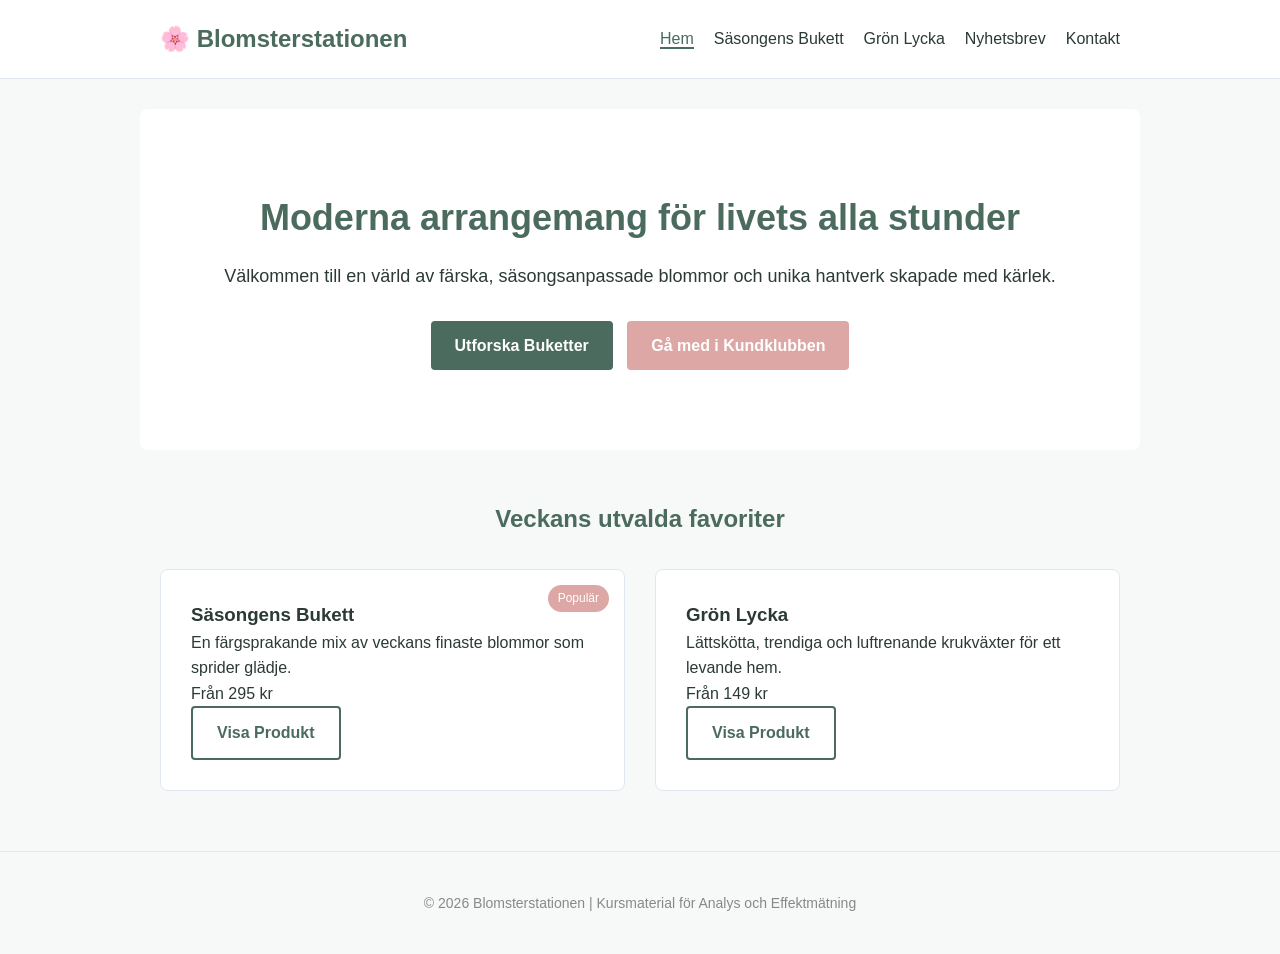
<file: index.html>
<!DOCTYPE html>
<html lang="sv">
<head>
    <meta charset="UTF-8">
    <meta name="viewport" content="width=device-width, initial-scale=1.0">
    <title>Blomsterstationen | Hem</title>
    <link rel="stylesheet" href="style.css">
    <!-- Google tag (gtag.js) -->
<script async src="https://www.googletagmanager.com/gtag/js?id=G-3QGH3T7C3C"></script>
<script>
  window.dataLayer = window.dataLayer || [];
  function gtag(){dataLayer.push(arguments);}
  gtag('js', new Date());

  gtag('config', 'G-3QGH3T7C3C');
</script>
</head>
<body>
    <header>
        <div class="container">
            <div class="logo">🌸 Blomsterstationen</div>
            <nav>
                <ul>
                    <li><a href="index.html" class="active">Hem</a></li>
                    <li><a href="produkt-1.html">Säsongens Bukett</a></li>
                    <li><a href="produkt-2.html">Grön Lycka</a></li>
                    <li><a href="nyhetsbrev.html">Nyhetsbrev</a></li>
                    <li><a href="kontakt.html">Kontakt</a></li>
                </ul>
            </nav>
        </div>
    </header>

    <main class="container hero-section">
        <h1>Moderna arrangemang för livets alla stunder</h1>
        <p class="lead">Välkommen till en värld av färska, säsongsanpassade blommor och unika hantverk skapade med kärlek.</p>
        <div class="cta-buttons">
            <a href="produkt-1.html" class="btn btn-primary" onclick="trackCTA('Hero Säsongens Bukett')">Utforska Buketter</a>
            <a href="nyhetsbrev.html" class="btn btn-secondary" onclick="trackCTA('Hero Nyhetsbrev')">Gå med i Kundklubben</a>
        </div>
    </main>

    <section class="container products-preview">
        <h2>Veckans utvalda favoriter</h2>
        <div class="grid">
            <div class="card">
                <div class="card-badge">Populär</div>
                <h3>Säsongens Bukett</h3>
                <p>En färgsprakande mix av veckans finaste blommor som sprider glädje.</p>
                <p class="price">Från 295 kr</p>
                <a href="produkt-1.html" class="btn btn-accent">Visa Produkt</a>
            </div>
            <div class="card">
                <h3>Grön Lycka</h3>
                <p>Lättskötta, trendiga och luftrenande krukväxter för ett levande hem.</p>
                <p class="price">Från 149 kr</p>
                <a href="produkt-2.html" class="btn btn-accent">Visa Produkt</a>
            </div>
        </div>
    </section>

    <footer>
        <p>&copy; 2026 Blomsterstationen | Kursmaterial för Analys och Effektmätning</p>
    </footer>

    <script src="script.js"></script>
</body>
</html>
</file>
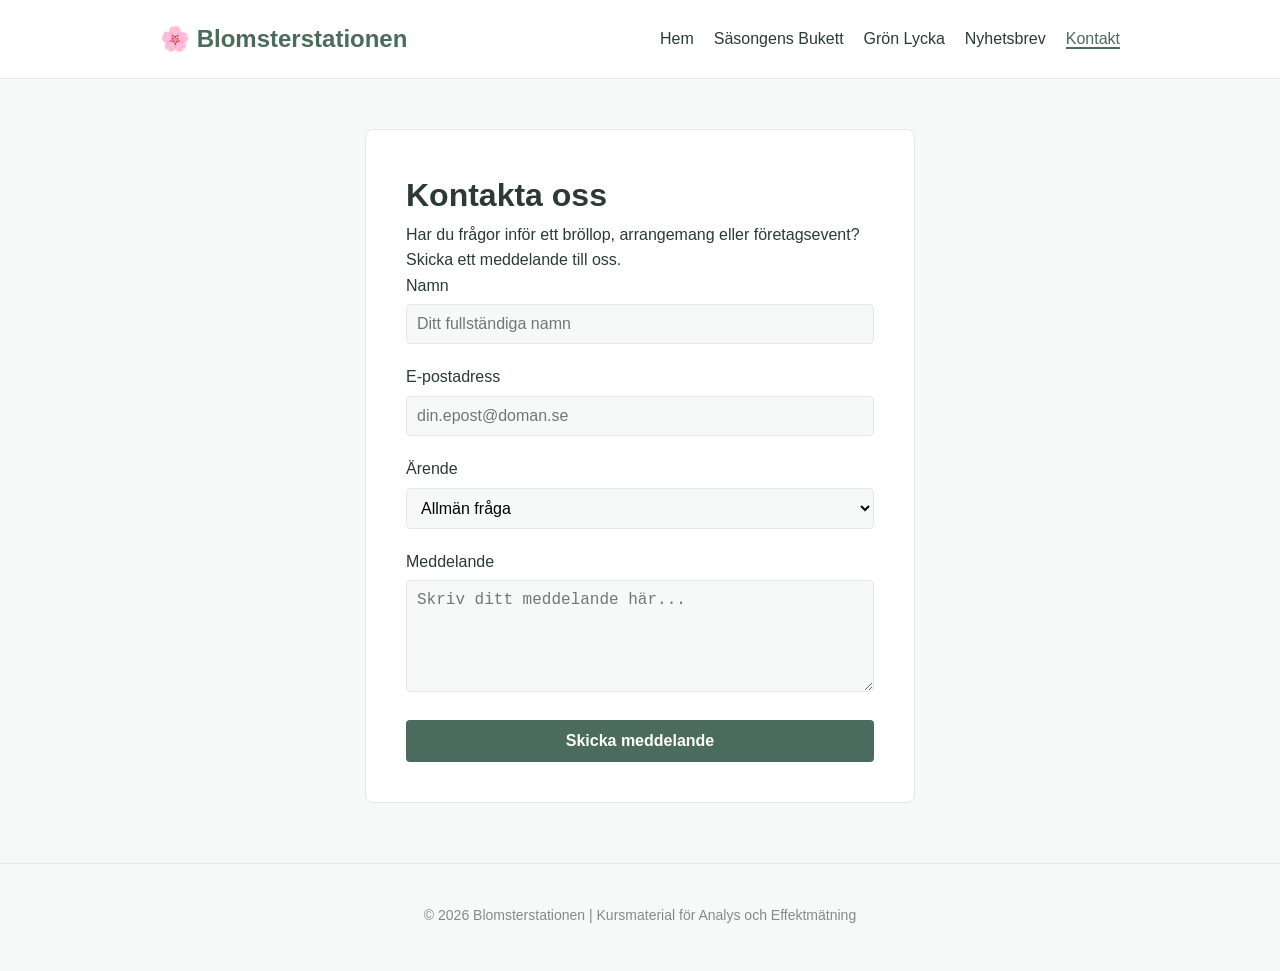
<file: kontakt.html>
<!DOCTYPE html>
<html lang="sv">
<head>
    <meta charset="UTF-8">
    <meta name="viewport" content="width=device-width, initial-scale=1.0">
    <title>Kontakta oss | Blomsterstationen</title>
    <link rel="stylesheet" href="style.css">
    <!-- Google tag (gtag.js) -->
<script async src="https://www.googletagmanager.com/gtag/js?id=G-3QGH3T7C3C"></script>
<script>
  window.dataLayer = window.dataLayer || [];
  function gtag(){dataLayer.push(arguments);}
  gtag('js', new Date());

  gtag('config', 'G-3QGH3T7C3C');
</script>
</head>
    <!-- Start of HubSpot Embed Code -->
<script type="text/javascript" id="hs-script-loader" async defer src="//js-eu1.hs-scripts.com/148702012.js"></script>
<!-- End of HubSpot Embed Code -->
<body>
    <header>
        <div class="container">
            <div class="logo">🌸 Blomsterstationen</div>
            <nav>
                <ul>
                    <li><a href="index.html">Hem</a></li>
                    <li><a href="produkt-1.html">Säsongens Bukett</a></li>
                    <li><a href="produkt-2.html">Grön Lycka</a></li>
                    <li><a href="nyhetsbrev.html">Nyhetsbrev</a></li>
                    <li><a href="kontakt.html" class="active">Kontakt</a></li>
                </ul>
            </nav>
        </div>
    </header>

    <main class="container form-container">
        <h1>Kontakta oss</h1>
        <p>Har du frågor inför ett bröllop, arrangemang eller företagsevent? Skicka ett meddelande till oss.</p>
        
        <form action="thank-you.html" method="GET" id="contact-form" onsubmit="return trackConversion('Kontaktforfragan', 'Kontaktformular', 0)">
            <input type="hidden" name="type" value="contact">
            <script src="https://js-eu1.hsforms.net/forms/embed/148702012.js" defer></script>
<div class="hs-form-frame" data-region="eu1" data-form-id="fd0fd690-47e9-41e0-b64d-786f4b2f28dd" data-portal-id="148702012"></div>
            <div class="form-group">
                <label for="contact-name">Namn</label>
                <input type="text" id="contact-name" name="name" required placeholder="Ditt fullständiga namn">
            </div>
            
            <div class="form-group">
                <label for="contact-email">E-postadress</label>
                <input type="email" id="contact-email" name="email" required placeholder="din.epost@doman.se">
            </div>

            <div class="form-group">
                <label for="subject">Ärende</label>
                <select id="subject" name="subject">
                    <option value="allmant">Allmän fråga</option>
                    <option value="brollop">Bröllop & Fest</option>
                    <option value="foretag">Företagsblommor</option>
                </select>
            </div>
            
            <div class="form-group">
                <label for="message">Meddelande</label>
                <textarea id="message" name="message" rows="5" required placeholder="Skriv ditt meddelande här..."></textarea>
            </div>
            
            <button type="submit" class="btn btn-primary btn-block">Skicka meddelande</button>
        </form>
    </main>

    <footer>
        <p>&copy; 2026 Blomsterstationen | Kursmaterial för Analys och Effektmätning</p>
    </footer>

    <script src="script.js"></script>
</body>
</html>
</file>
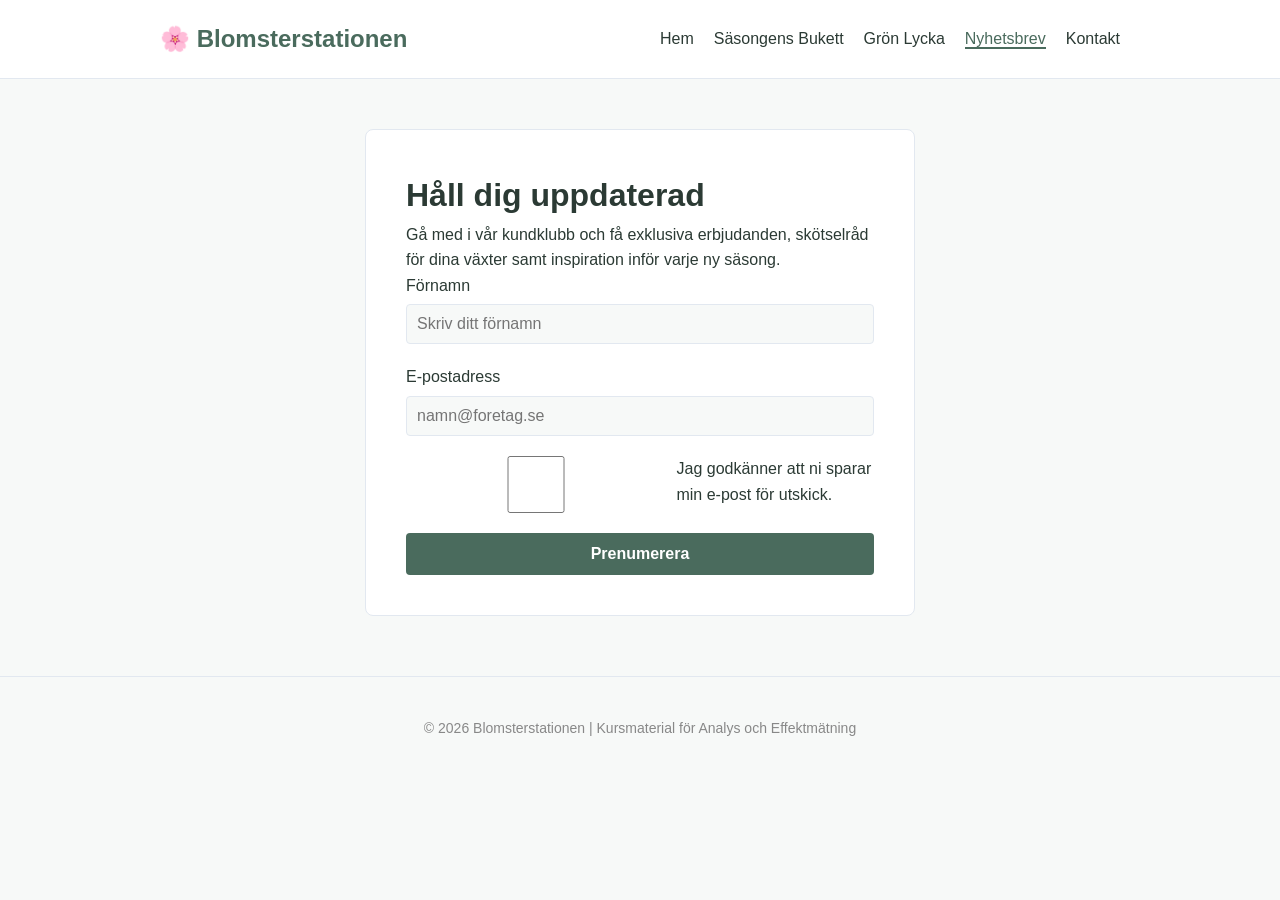
<file: nyhetsbrev.html>
<!DOCTYPE html>
<html lang="sv">
<head>
    <meta charset="UTF-8">
    <meta name="viewport" content="width=device-width, initial-scale=1.0">
    <title>Gå med i nyhetsbrevet | Blomsterstationen</title>
    <link rel="stylesheet" href="style.css">
    <!-- Google tag (gtag.js) -->
<script async src="https://www.googletagmanager.com/gtag/js?id=G-3QGH3T7C3C"></script>
<script>
  window.dataLayer = window.dataLayer || [];
  function gtag(){dataLayer.push(arguments);}
  gtag('js', new Date());

  gtag('config', 'G-3QGH3T7C3C');
</script>
</head>
<body>
    <header>
        <div class="container">
            <div class="logo">🌸 Blomsterstationen</div>
            <nav>
                <ul>
                    <li><a href="index.html">Hem</a></li>
                    <li><a href="produkt-1.html">Säsongens Bukett</a></li>
                    <li><a href="produkt-2.html">Grön Lycka</a></li>
                    <li><a href="nyhetsbrev.html" class="active">Nyhetsbrev</a></li>
                    <li><a href="kontakt.html">Kontakt</a></li>
                </ul>
            </nav>
        </div>
    </header>

    <main class="container form-container">
        <h1>Håll dig uppdaterad</h1>
        <p>Gå med i vår kundklubb och få exklusiva erbjudanden, skötselråd för dina växter samt inspiration inför varje ny säsong.</p>
        
        <form action="thank-you.html" method="GET" id="newsletter-form" onsubmit="return trackConversion('Lead', 'Nyhetsbrev', 0)">
            <input type="hidden" name="type" value="newsletter">
            
            <div class="form-group">
                <label for="name">Förnamn</label>
                <input type="text" id="name" name="name" required placeholder="Skriv ditt förnamn">
            </div>
            
            <div class="form-group">
                <label for="email">E-postadress</label>
                <input type="email" id="email" name="email" required placeholder="namn@foretag.se">
            </div>
            
            <div class="form-group checkbox-group">
                <input type="checkbox" id="consent" name="consent" required>
                <label for="consent">Jag godkänner att ni sparar min e-post för utskick.</label>
            </div>
            
            <button type="submit" class="btn btn-primary btn-block">Prenumerera</button>
        </form>
    </main>

    <footer>
        <p>&copy; 2026 Blomsterstationen | Kursmaterial för Analys och Effektmätning</p>
    </footer>

    <script src="script.js"></script>
</body>
</html>
</file>
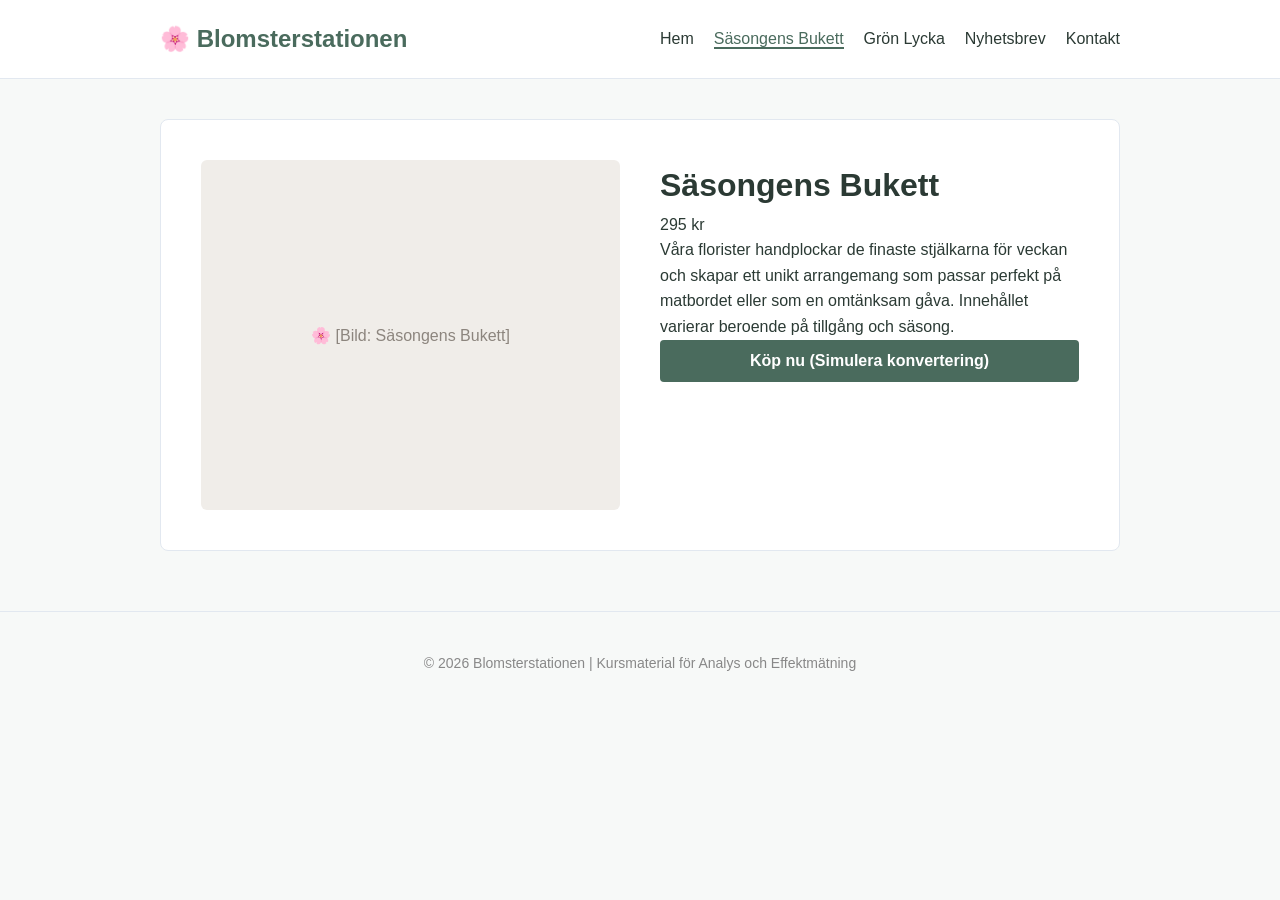
<file: produkt-1.html>
<!DOCTYPE html>
<html lang="sv">
<head>
    <meta charset="UTF-8">
    <meta name="viewport" content="width=device-width, initial-scale=1.0">
    <title>Säsongens Bukett | Blomsterstationen</title>
    <link rel="stylesheet" href="style.css">
    <!-- Google tag (gtag.js) -->
<script async src="https://www.googletagmanager.com/gtag/js?id=G-3QGH3T7C3C"></script>
<script>
  window.dataLayer = window.dataLayer || [];
  function gtag(){dataLayer.push(arguments);}
  gtag('js', new Date());

  gtag('config', 'G-3QGH3T7C3C');
</script>
</head>
<body>
    <header>
        <div class="container">
            <div class="logo">🌸 Blomsterstationen</div>
            <nav>
                <ul>
                    <li><a href="index.html">Hem</a></li>
                    <li><a href="produkt-1.html" class="active">Säsongens Bukett</a></li>
                    <li><a href="produkt-2.html">Grön Lycka</a></li>
                    <li><a href="nyhetsbrev.html">Nyhetsbrev</a></li>
                    <li><a href="kontakt.html">Kontakt</a></li>
                </ul>
            </nav>
        </div>
    </header>

    <main class="container product-page">
        <div class="product-layout">
            <div class="product-gallery">
                <div class="placeholder-image">🌸 [Bild: Säsongens Bukett]</div>
            </div>
            <div class="product-details">
                <h1>Säsongens Bukett</h1>
                <p class="price">295 kr</p>
                <p class="description">Våra florister handplockar de finaste stjälkarna för veckan och skapar ett unikt arrangemang som passar perfekt på matbordet eller som en omtänksam gåva. Innehållet varierar beroende på tillgång och säsong.</p>
                
                <!-- Formulär / Konverteringsknapp -->
                <form action="thank-you.html" method="GET" id="purchase-form-1" onsubmit="return trackConversion('Köp', 'Säsongens Bukett', 295)">
                    <input type="hidden" name="item" value="sasongens_bukett">
                    <input type="hidden" name="value" value="295">
                    <button type="submit" class="btn btn-primary btn-block">Köp nu (Simulera konvertering)</button>
                </form>
            </div>
        </div>
    </main>

    <footer>
        <p>&copy; 2026 Blomsterstationen | Kursmaterial för Analys och Effektmätning</p>
    </footer>

    <script src="script.js"></script>
</body>
</html>
</file>
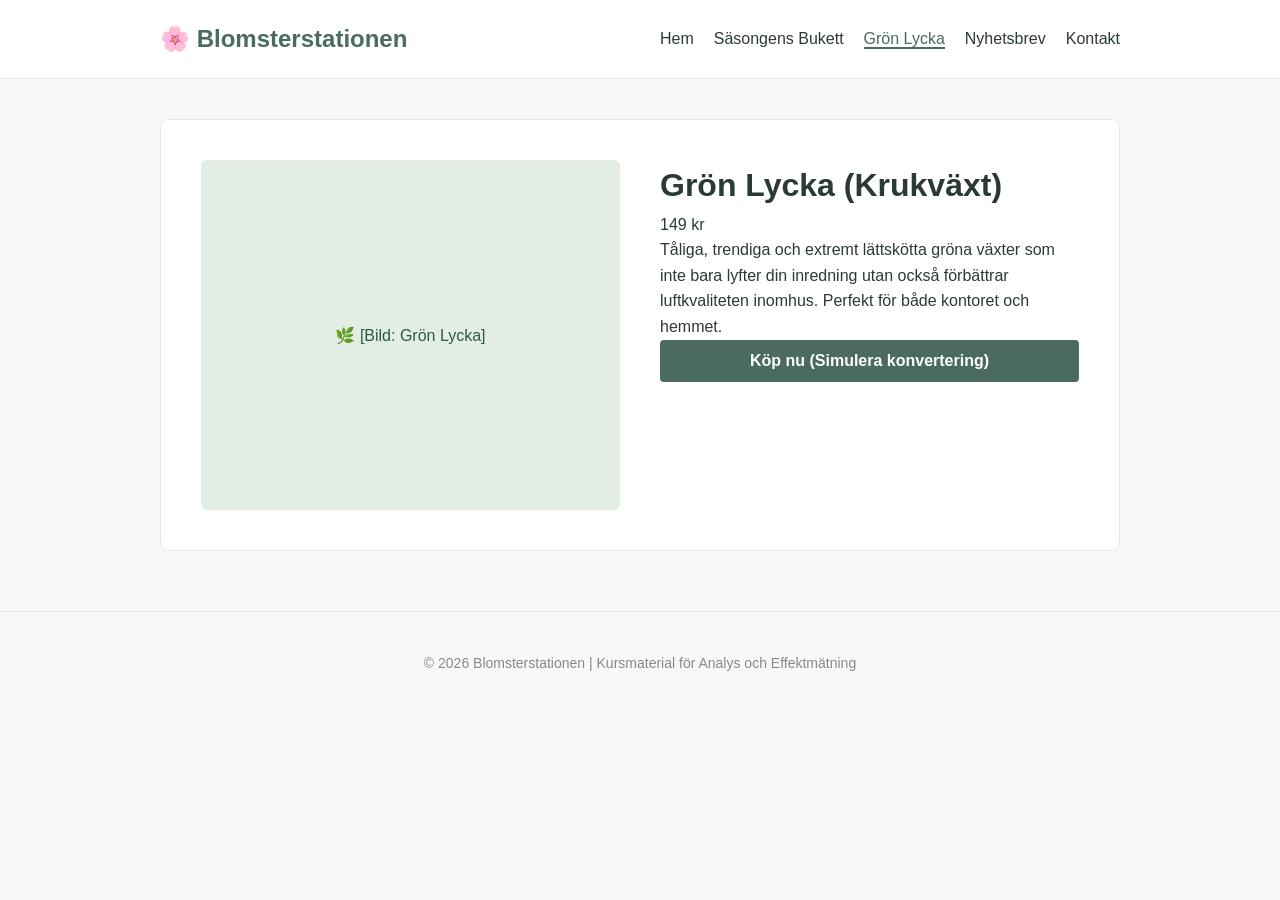
<file: produkt-2.html>
<!DOCTYPE html>
<html lang="sv">
<head>
    <meta charset="UTF-8">
    <meta name="viewport" content="width=device-width, initial-scale=1.0">
    <title>Grön Lycka | Blomsterstationen</title>
    <link rel="stylesheet" href="style.css">
    <!-- Google tag (gtag.js) -->
<script async src="https://www.googletagmanager.com/gtag/js?id=G-3QGH3T7C3C"></script>
<script>
  window.dataLayer = window.dataLayer || [];
  function gtag(){dataLayer.push(arguments);}
  gtag('js', new Date());

  gtag('config', 'G-3QGH3T7C3C');
</script>
</head>
<body>
    <header>
        <div class="container">
            <div class="logo">🌸 Blomsterstationen</div>
            <nav>
                <ul>
                    <li><a href="index.html">Hem</a></li>
                    <li><a href="produkt-1.html">Säsongens Bukett</a></li>
                    <li><a href="produkt-2.html" class="active">Grön Lycka</a></li>
                    <li><a href="nyhetsbrev.html">Nyhetsbrev</a></li>
                    <li><a href="kontakt.html">Kontakt</a></li>
                </ul>
            </nav>
        </div>
    </header>

    <main class="container product-page">
        <div class="product-layout">
            <div class="product-gallery">
                <div class="placeholder-image" style="background-color: #e2ede4; color: #2e5a44;">🌿 [Bild: Grön Lycka]</div>
            </div>
            <div class="product-details">
                <h1>Grön Lycka (Krukväxt)</h1>
                <p class="price">149 kr</p>
                <p class="description">Tåliga, trendiga och extremt lättskötta gröna växter som inte bara lyfter din inredning utan också förbättrar luftkvaliteten inomhus. Perfekt för både kontoret och hemmet.</p>
                
                <!-- Formulär / Konverteringsknapp -->
                <form action="thank-you.html" method="GET" id="purchase-form-2" onsubmit="return trackConversion('Köp', 'Gron Lycka', 149)">
                    <input type="hidden" name="item" value="gron_lycka">
                    <input type="hidden" name="value" value="149">
                    <button type="submit" class="btn btn-primary btn-block">Köp nu (Simulera konvertering)</button>
                </form>
            </div>
        </div>
    </main>

    <footer>
        <p>&copy; 2026 Blomsterstationen | Kursmaterial för Analys och Effektmätning</p>
    </footer>

    <script src="script.js"></script>
</body>
</html>
</file>
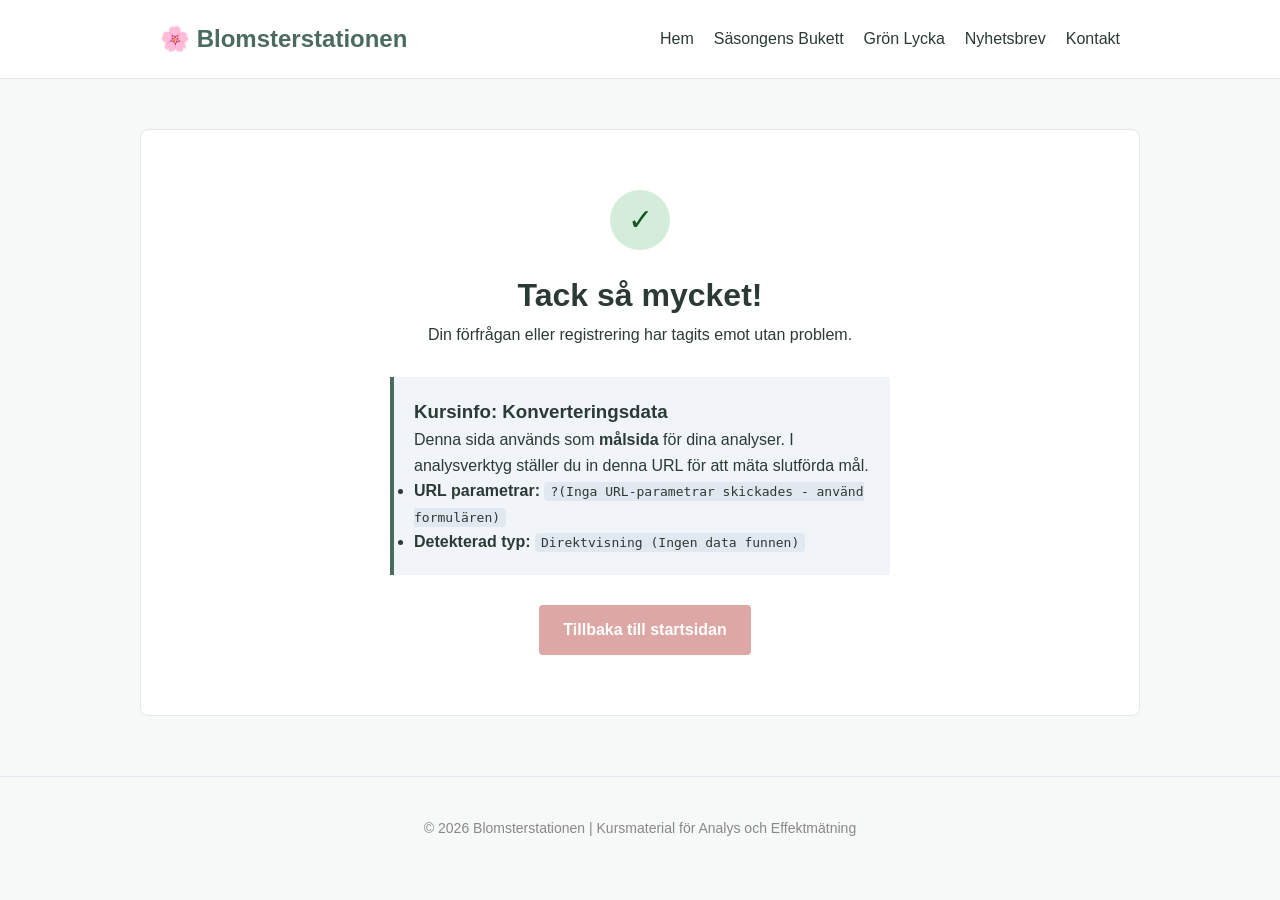
<file: thank-you.html>
<!DOCTYPE html>
<html lang="sv">
<head>
    <meta charset="UTF-8">
    <meta name="viewport" content="width=device-width, initial-scale=1.0">
    <title>Tack! | Blomsterstationen</title>
    <link rel="stylesheet" href="style.css">
    <!-- Google tag (gtag.js) -->
<script async src="https://www.googletagmanager.com/gtag/js?id=G-3QGH3T7C3C"></script>
<script>
  window.dataLayer = window.dataLayer || [];
  function gtag(){dataLayer.push(arguments);}
  gtag('js', new Date());

  gtag('config', 'G-3QGH3T7C3C');
</script>
</head>
<body>
    <header>
        <div class="container">
            <div class="logo">🌸 Blomsterstationen</div>
            <nav>
                <ul>
                    <li><a href="index.html">Hem</a></li>
                    <li><a href="produkt-1.html">Säsongens Bukett</a></li>
                    <li><a href="produkt-2.html">Grön Lycka</a></li>
                    <li><a href="nyhetsbrev.html">Nyhetsbrev</a></li>
                    <li><a href="kontakt.html">Kontakt</a></li>
                </ul>
            </nav>
        </div>
    </header>

    <main class="container thank-you-box">
        <div class="success-icon">✓</div>
        <h1 id="thank-you-title">Tack så mycket!</h1>
        <p id="thank-you-message">Din förfrågan eller registrering har tagits emot utan problem.</p>
        
        <!-- Utbildningsruta för kursanalys -->
        <div class="analytics-debug-box">
            <h3>Kursinfo: Konverteringsdata</h3>
            <p>Denna sida används som <strong>målsida</strong> för dina analyser. I analysverktyg ställer du in denna URL för att mäta slutförda mål.</p>
            <ul>
                <li><strong>URL parametrar:</strong> <span id="debug-query" class="code-text">Läser...</span></li>
                <li><strong>Detekterad typ:</strong> <span id="debug-type" class="code-text">Mäter...</span></li>
            </ul>
        </div>

        <a href="index.html" class="btn btn-secondary">Tillbaka till startsidan</a>
    </main>

    <footer>
        <p>&copy; 2026 Blomsterstationen | Kursmaterial för Analys och Effektmätning</p>
    </footer>

    <script src="script.js"></script>
</body>
</html>
</file>
<file: style.css>
:root {
    --primary-color: #4A6B5D;
    --accent-color: #DDA7A5; 
    --text-dark: #2B3A34;    
    --light-bg: #F7F9F8;     
    --white: #ffffff;
    --border-color: #E2E8F0;
}

* {
    box-sizing: border-box;
    margin: 0;
    padding: 0;
}

body {
    font-family: -apple-system, BlinkMacSystemFont, "Segoe UI", Roboto, Arial, sans-serif;
    color: var(--text-dark);
    background-color: var(--light-bg);
    line-height: 1.6;
}

.container {
    max-width: 1000px;
    margin: 0 auto;
    padding: 0 20px;
}

header {
    background-color: var(--white);
    border-bottom: 1px solid var(--border-color);
    padding: 20px 0;
}

header .container {
    display: flex;
    justify-content: space-between;
    align-items: center;
    flex-wrap: wrap;
}

.logo {
    font-size: 24px;
    font-weight: bold;
    color: var(--primary-color);
}

nav ul {
    display: flex;
    list-style: none;
    gap: 20px;
}

nav a {
    text-decoration: none;
    color: var(--text-dark);
    font-weight: 500;
}

nav a:hover, nav a.active {
    color: var(--primary-color);
    border-bottom: 2px solid var(--primary-color);
}

.hero-section {
    text-align: center;
    padding: 80px 20px;
    background-color: var(--white);
    margin-top: 30px;
    border-radius: 8px;
}

.hero-section h1 {
    font-size: 36px;
    color: var(--primary-color);
    margin-bottom: 15px;
}

.lead {
    font-size: 18px;
    margin-bottom: 30px;
}

.btn {
    display: inline-block;
    padding: 12px 24px;
    border-radius: 4px;
    text-decoration: none;
    font-weight: bold;
    cursor: pointer;
    border: none;
    font-size: 16px;
}

.btn-primary { background-color: var(--primary-color); color: var(--white); }
.btn-secondary { background-color: var(--accent-color); color: var(--white); margin-left: 10px; }
.btn-accent { background-color: transparent; border: 2px solid var(--primary-color); color: var(--primary-color); }
.btn-accent:hover { background-color: var(--primary-color); color: var(--white); }
.btn-block { display: block; width: 100%; text-align: center; }

.products-preview { margin: 50px auto; }
.products-preview h2 { text-align: center; margin-bottom: 30px; color: var(--primary-color); }
.grid { display: grid; grid-template-columns: repeat(auto-fit, minmax(280px, 1fr)); gap: 30px; }

.card {
    background-color: var(--white);
    padding: 30px;
    border-radius: 8px;
    position: relative;
    border: 1px solid var(--border-color);
}

.card-badge {
    position: absolute;
    top: 15px;
    right: 15px;
    background-color: var(--accent-color);
    color: var(--white);
    padding: 4px 10px;
    font-size: 12px;
    border-radius: 20px;
}

.product-layout {
    display: grid;
    grid-template-columns: repeat(auto-fit, minmax(300px, 1fr));
    gap: 40px;
    margin-top: 40px;
    background: var(--white);
    padding: 40px;
    border-radius: 8px;
    border: 1px solid var(--border-color);
}

.placeholder-image {
    background-color: #f0ede9;
    height: 350px;
    display: flex;
    align-items: center;
    justify-content: center;
    border-radius: 6px;
    color: #8c857e;
}

.form-container {
    max-width: 550px;
    background-color: var(--white);
    padding: 40px;
    margin: 50px auto;
    border-radius: 8px;
    border: 1px solid var(--border-color);
}

.form-group { margin-bottom: 20px; }
.form-group label { display: block; margin-bottom: 6px; font-weight: 500; }
.form-group input, .form-group select, .form-group textarea {
    width: 100%; padding: 10px; border: 1px solid var(--border-color); border-radius: 4px; font-size: 16px; background-color: var(--light-bg);
}
.checkbox-group { display: flex; gap: 10px; }

.thank-you-box { text-align: center; padding: 60px 20px; background-color: var(--white); margin-top: 50px; border-radius: 8px; border: 1px solid var(--border-color); }
.success-icon { width: 60px; height: 60px; background-color: #d4edda; color: #155724; border-radius: 50%; display: flex; align-items: center; justify-content: center; font-size: 30px; margin: 0 auto 20px auto; }
.analytics-debug-box { margin: 30px auto; padding: 20px; background-color: #f1f5f9; border-left: 4px solid var(--primary-color); text-align: left; max-width: 500px; }
.code-text { font-family: monospace; background-color: #e2e8f0; padding: 2px 6px; border-radius: 4px; }

footer { text-align: center; padding: 40px 20px; color: #888; font-size: 14px; margin-top: 60px; border-top: 1px solid var(--border-color); }

@media (max-width: 600px) {
    header .container { flex-direction: column; gap: 15px; }
    .hero-section h1 { font-size: 26px; }
    .btn-secondary { margin-left: 0; margin-top: 10px; }
    .cta-buttons .btn { display: block; width: 100%; }
}
</file>
